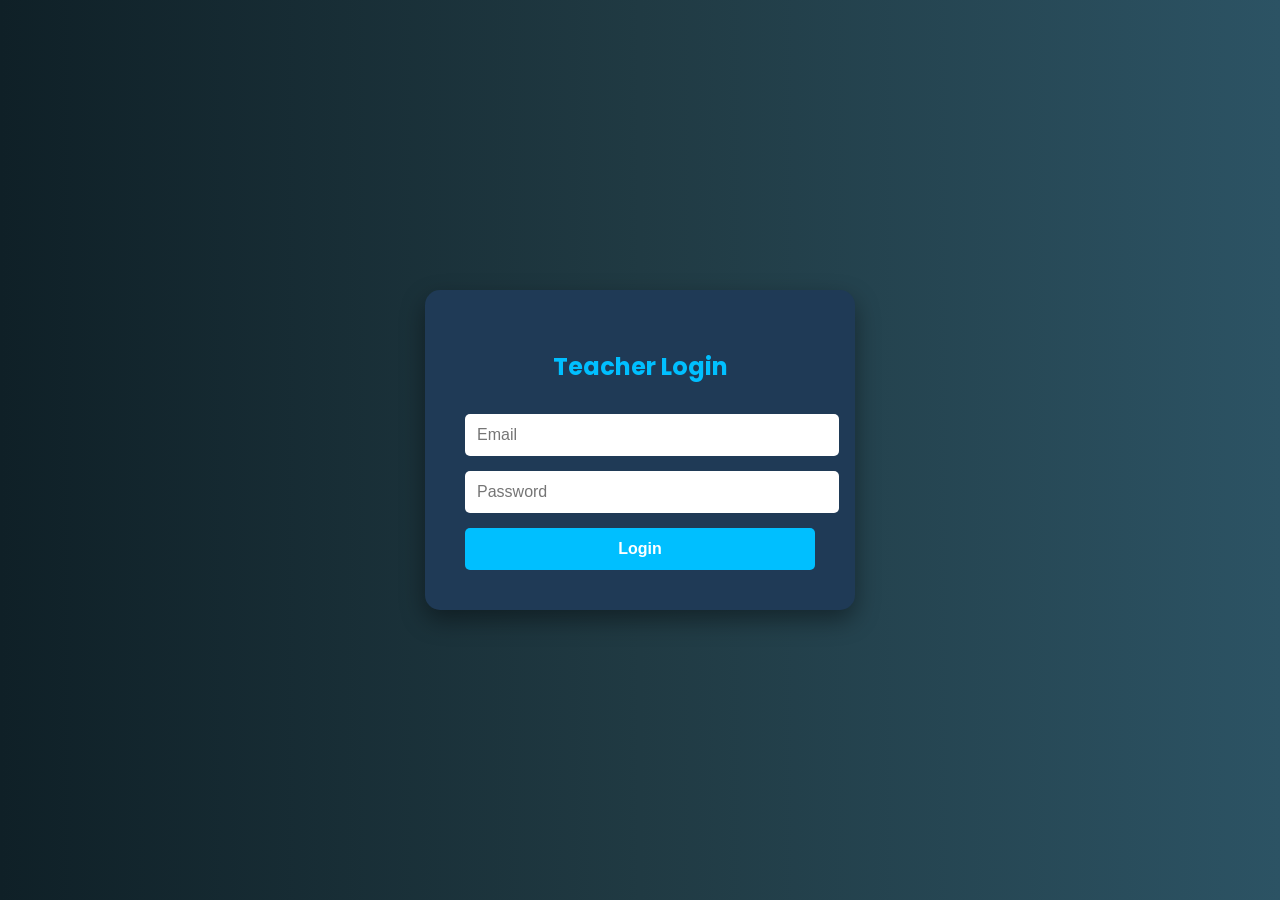
<file: login.html>
<!DOCTYPE html>
<html lang="en">
<head>
  <meta charset="UTF-8">
  <meta name="viewport" content="width=device-width, initial-scale=1.0">
  <title>Teacher Login | Askamedia</title>
  <link href="https://fonts.googleapis.com/css2?family=Poppins:wght@300;500;700&display=swap" rel="stylesheet">
  <style>
    body {
      background: linear-gradient(to right, #0f2027, #203a43, #2c5364);
      display: flex;
      justify-content: center;
      align-items: center;
      height: 100vh;
      font-family: 'Poppins', sans-serif;
      margin: 0;
    }

    .login-container {
      background-color: #1f3a56;
      padding: 40px;
      border-radius: 15px;
      box-shadow: 0 10px 25px rgba(0, 0, 0, 0.4);
      width: 350px;
      text-align: center;
      color: #fff;
    }

    .login-container h2 {
      margin-bottom: 30px;
      color: #00bfff;
    }

    .login-container input {
      width: 100%;
      padding: 12px;
      margin-bottom: 15px;
      border: none;
      border-radius: 5px;
      font-size: 1rem;
    }

    .login-container input[type="email"],
    .login-container input[type="password"] {
      background: #fff;
      color: #000;
    }

    .login-container button {
      width: 100%;
      padding: 12px;
      background-color: #00bfff;
      color: #fff;
      border: none;
      border-radius: 5px;
      font-weight: bold;
      cursor: pointer;
      font-size: 1rem;
      transition: background 0.3s ease;
    }

    .login-container button:hover {
      background-color: #0099cc;
    }

    .error-message {
      color: #ff6b6b;
      font-size: 0.9rem;
      display: none;
      margin-bottom: 10px;
    }
  </style>
</head>
<body>
  <div class="login-container">
    <h2>Teacher Login</h2>
    <div class="error-message" id="error-msg">Invalid credentials</div>
    <input type="email" id="email" placeholder="Email" required />
    <input type="password" id="password" placeholder="Password" required />
    <button onclick="loginTeacher()">Login</button>
  </div>

  <script>
    function loginTeacher() {
      const email = document.getElementById("email").value;
      const password = document.getElementById("password").value;
      const errorMsg = document.getElementById("error-msg");

      // Dummy validation (replace with real backend later)
      if (email === "teacher@askamedia.com" && password === "123456") {
        window.location.href = "teacher.html";
      } else {
        errorMsg.style.display = "block";
      }
    }
  </script>
</body>
</html>
</file>
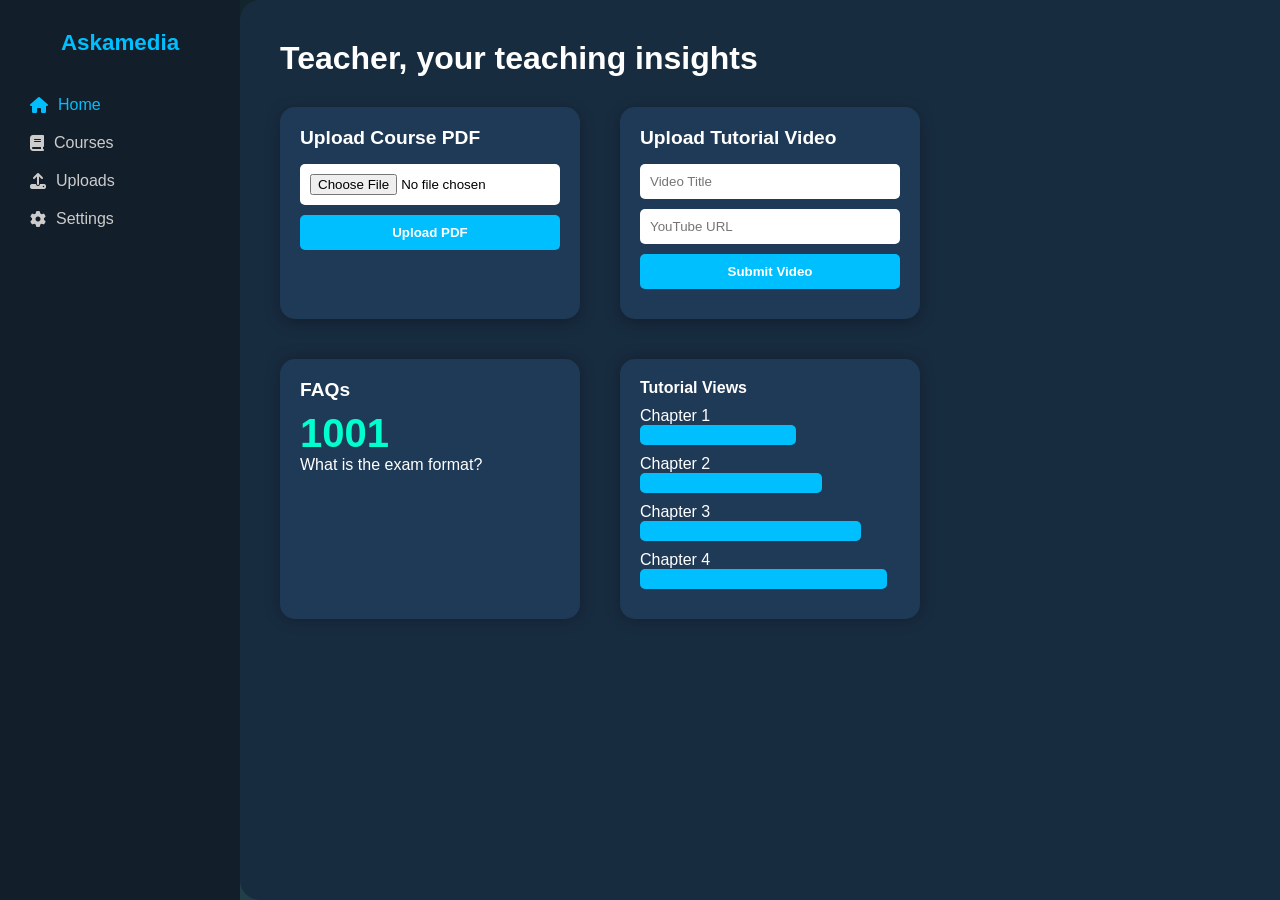
<file: teacher.html>
<!DOCTYPE html>
<html lang="en">
<head>
  <meta charset="UTF-8">
  <meta name="viewport" content="width=device-width, initial-scale=1.0">
  <title>Askamedia Teacher Dashboard</title>
  <link rel="stylesheet" href="https://cdnjs.cloudflare.com/ajax/libs/font-awesome/6.4.0/css/all.min.css">
  <style>
    * {
      margin: 0;
      padding: 0;
      box-sizing: border-box;
      font-family: 'Segoe UI', sans-serif;
    }

    body {
      background: linear-gradient(to bottom right, #0f2027, #203a43, #2c5364);
      color: #fff;
      min-height: 100vh;
      display: flex;
    }

    aside {
      width: 240px;
      background-color: #121e2a;
      padding: 30px 20px;
      display: flex;
      flex-direction: column;
      gap: 30px;
    }

    .logo {
      text-align: center;
      font-size: 1.4rem;
      font-weight: bold;
      color: #00bfff;
    }

    nav button {
      background: none;
      border: none;
      color: #ccc;
      padding: 10px;
      font-size: 1rem;
      text-align: left;
      cursor: pointer;
      display: flex;
      align-items: center;
      gap: 10px;
      transition: 0.2s;
    }

    nav button:hover, nav button.active {
      color: #00bfff;
    }

    main {
      flex: 1;
      padding: 40px;
      background-color: #182c40;
      border-top-left-radius: 20px;
      border-bottom-left-radius: 20px;
      animation: slideIn 0.6s ease-in-out;
    }

    @keyframes slideIn {
      from { opacity: 0; transform: translateX(20px); }
      to { opacity: 1; transform: translateX(0); }
    }

    h2 {
      font-size: 2rem;
      margin-bottom: 30px;
    }

    .upload-section, .courses-section {
      display: none;
    }

    .upload-section.active, .courses-section.active {
      display: flex;
      gap: 40px;
      flex-wrap: wrap;
    }

    .upload-card, .course-card {
      background-color: #1f3a56;
      padding: 20px;
      border-radius: 15px;
      width: 300px;
      box-shadow: 0 4px 15px rgba(0, 0, 0, 0.3);
      transition: 0.3s ease;
    }

    .upload-card:hover, .course-card:hover {
      transform: scale(1.02);
    }

    .upload-card h4, .course-card h4 {
      margin-bottom: 15px;
      font-size: 1.2rem;
    }

    .upload-card input, .upload-card button {
      width: 100%;
      padding: 10px;
      margin-bottom: 10px;
      border: none;
      border-radius: 5px;
    }

    .upload-card input[type="file"],
    .upload-card input[type="text"] {
      background-color: #fff;
      color: #000;
    }

    .upload-card button {
      background-color: #00bfff;
      color: #fff;
      font-weight: bold;
      cursor: pointer;
      transition: 0.2s;
    }

    .upload-card button:hover {
      background-color: #0099cc;
    }

    .course-card p {
      font-size: 0.9rem;
      color: #ccc;
    }

    .course-card .actions {
      margin-top: 10px;
    }

    .course-card .actions a {
      margin-right: 10px;
      color: #00bfff;
      cursor: pointer;
      text-decoration: none;
    }

    .stats-section {
      display: flex;
      margin-top: 30px;
      gap: 40px;
      flex-wrap: wrap;
    }

    .faq-box, .tutorial-chart {
      background-color: #1f3a56;
      border-radius: 15px;
      padding: 20px;
      width: 300px;
      box-shadow: 0 0 15px rgba(0,0,0,0.3);
    }

    .faq-box h4 {
      font-size: 1.2rem;
      margin-bottom: 10px;
    }

    .faq-box .count {
      font-size: 2.5rem;
      font-weight: bold;
      color: #00ffcc;
    }

    .tutorial-chart h4 {
      margin-bottom: 10px;
    }

    .bar {
      height: 20px;
      background: #00bfff;
      margin-bottom: 10px;
      border-radius: 5px;
      transition: width 0.5s ease-in-out;
    }
  </style>
</head>
<body>
  <aside>
    <div class="logo">Askamedia</div>
    <nav>
      <button class="active" onclick="switchTab('dashboard')"><i class="fa fa-home"></i> Home</button>
      <button onclick="switchTab('courses')"><i class="fa fa-book"></i> Courses</button>
      <button><i class="fa fa-upload"></i> Uploads</button>
      <button><i class="fa fa-cog"></i> Settings</button>
    </nav>
  </aside>

  <main>
    <h2 id="section-title">Teacher, your teaching insights</h2>

    <div class="upload-section active" id="dashboard">
      <div class="upload-card">
        <h4>Upload Course PDF</h4>
        <input type="file" id="pdfFile" accept="application/pdf">
        <button onclick="uploadPDF()">Upload PDF</button>
        <div id="pdf-status"></div>
      </div>

      <div class="upload-card">
        <h4>Upload Tutorial Video</h4>
        <input type="text" id="videoTitle" placeholder="Video Title">
        <input type="text" id="videoURL" placeholder="YouTube URL">
        <button onclick="uploadVideo()">Submit Video</button>
        <div id="video-status"></div>
      </div>

      <div class="faq-box">
        <h4>FAQs</h4>
        <div class="count">1001</div>
        <p>What is the exam format?</p>
      </div>

      <div class="tutorial-chart">
        <h4>Tutorial Views</h4>
        <div>Chapter 1<div class="bar" style="width: 60%"></div></div>
        <div>Chapter 2<div class="bar" style="width: 70%"></div></div>
        <div>Chapter 3<div class="bar" style="width: 85%"></div></div>
        <div>Chapter 4<div class="bar" style="width: 95%"></div></div>
      </div>
    </div>

    <div class="courses-section" id="courses">
      <div class="course-card">
        <h4>Math 101</h4>
        <p>Mathematics - Lorem ipsum dolor sit amet.</p>
        <div class="actions">
          <a href="#">View</a>
          <a href="#">Edit</a>
          <a href="#">Delete</a>
        </div>
      </div>

      <div class="course-card">
        <h4>History 201</h4>
        <p>History - Consectetur adipiscing elit.</p>
        <div class="actions">
          <a href="#">View</a>
          <a href="#">Edit</a>
          <a href="#">Delete</a>
        </div>
      </div>

      <div class="course-card">
        <h4>Physics 301</h4>
        <p>Physics - Vivamus tincidunt nulla ut erat.</p>
        <div class="actions">
          <a href="#">View</a>
          <a href="#">Edit</a>
          <a href="#">Delete</a>
        </div>
      </div>

      <div class="course-card">
        <h4>Biology 101</h4>
        <p>Biology - Aliquam erat volutpat.</p>
        <div class="actions">
          <a href="#">View</a>
          <a href="#">Edit</a>
          <a href="#">Delete</a>
        </div>
      </div>
    </div>
  </main>

  <script>
    function switchTab(tab) {
      document.querySelectorAll('nav button').forEach(btn => btn.classList.remove('active'));
      document.querySelectorAll('main > div').forEach(div => div.classList.remove('active'));
      document.getElementById(tab).classList.add('active');
      event.target.classList.add('active');
      document.getElementById('section-title').innerText = tab === 'courses' ? 'Courses' : 'Teacher, your teaching insights';
    }

    function uploadPDF() {
      const file = document.getElementById('pdfFile').files[0];
      const status = document.getElementById('pdf-status');
      if (!file) return alert("Select a PDF first.");

      const formData = new FormData();
      formData.append("pdf", file);
      status.innerText = "Uploading...";

      fetch("http://localhost:5000/load_pdf", {
        method: "POST",
        body: formData,
      })
      .then(res => res.json())
      .then(data => {
        status.innerText = data.message || "Uploaded!";
      })
      .catch(() => status.innerText = "Upload failed.");
    }

    function uploadVideo() {
      const title = document.getElementById('videoTitle').value.trim();
      const link = document.getElementById('videoURL').value.trim();
      const status = document.getElementById('video-status');
      if (!title || !link) return alert("Fill both title and link.");

      status.innerText = "Submitting...";
      fetch("http://localhost:5000/upload_video", {
        method: "POST",
        headers: { "Content-Type": "application/json" },
        body: JSON.stringify({ title, link }),
      })
      .then(res => res.json())
      .then(data => {
        status.innerText = data.message || "Saved!";
        document.getElementById('videoTitle').value = "";
        document.getElementById('videoURL').value = "";
      })
      .catch(() => status.innerText = "Upload failed.");
    }
  </script>
</body>
</html>
</file>
